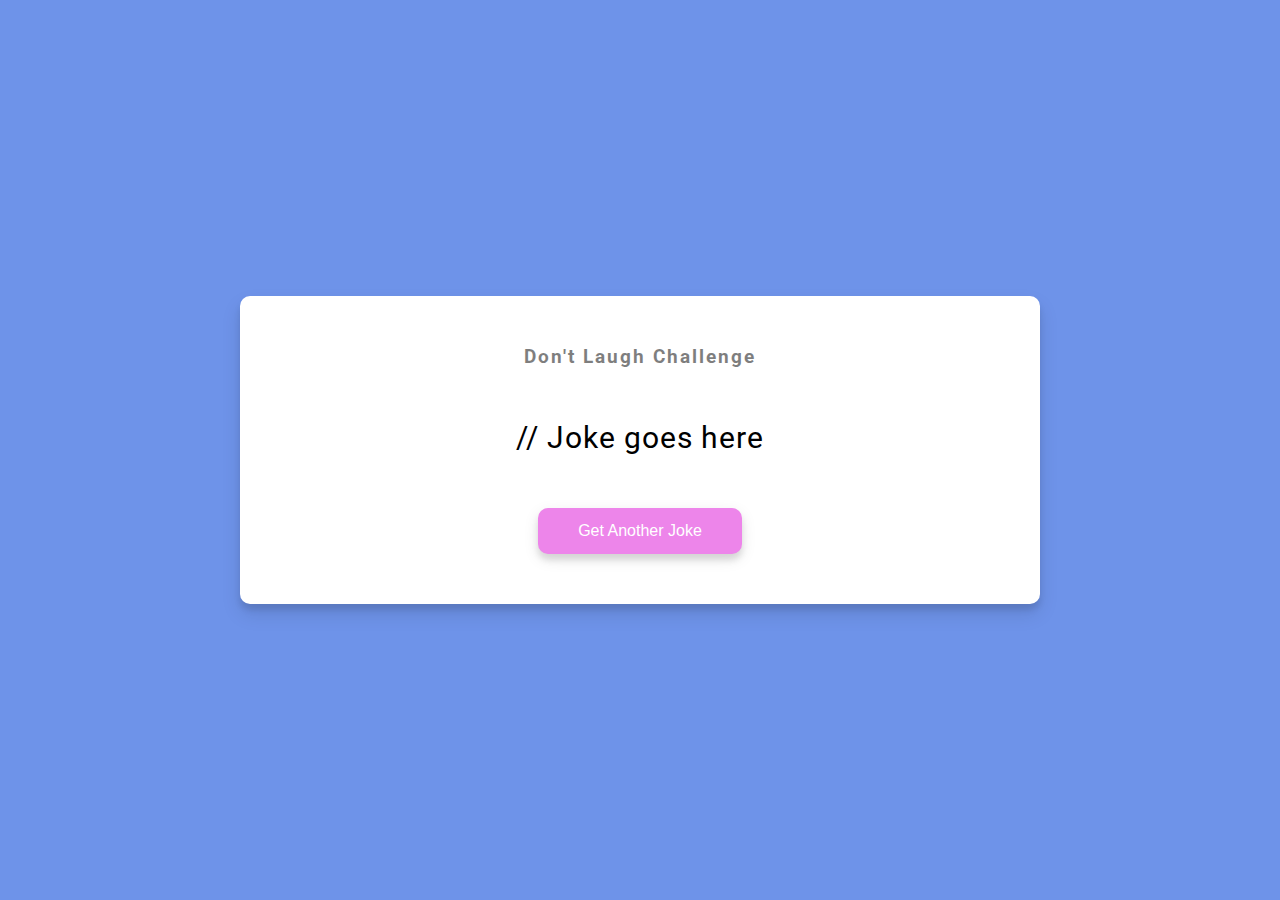
<file: dad-jokes/index.html>
<!DOCTYPE html>
<html lang="en">
<head>
  <meta charset="UTF-8">
  <meta http-equiv="X-UA-Compatible" content="IE=edge">
  <meta name="viewport" content="width=device-width, initial-scale=1.0">
  <link rel="stylesheet" href="style.css" />
  <title>Dad-Jokes</title>
</head>
<body>
  <div class="container">
    <h3>Don't Laugh Challenge</h3>
    <div id="joke" class="joke">// Joke goes here</div>
    <button id="jokeBtn" class="btn">Get Another Joke</button>
  </div>
  <script src="script.js"></script>
</body>
</html>
</file>
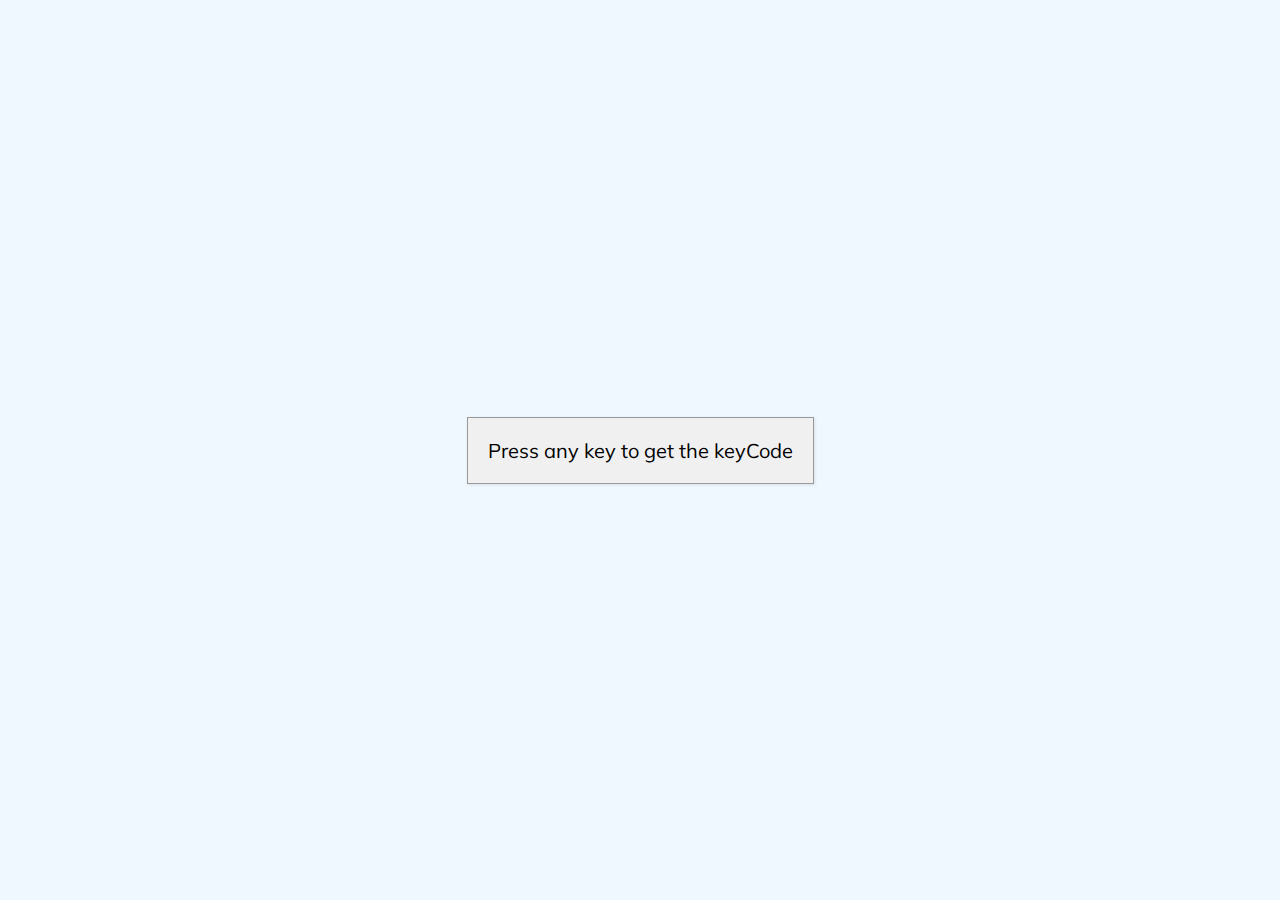
<file: event-keycodes/index.html>
<!DOCTYPE html>
<html lang="en">
<head>
  <meta charset="UTF-8">
  <meta http-equiv="X-UA-Compatible" content="IE=edge">
  <meta name="viewport" content="width=device-width, initial-scale=1.0">
  <link rel="stylesheet" href="style.css" />
  <title>Event-KeyCodes</title>
</head>
<body>
  <div id="insert">
    <div class="key">Press any key to get the keyCode</div>
  </div>
  <script src="script.js"></script>
</body>
</html>
</file>
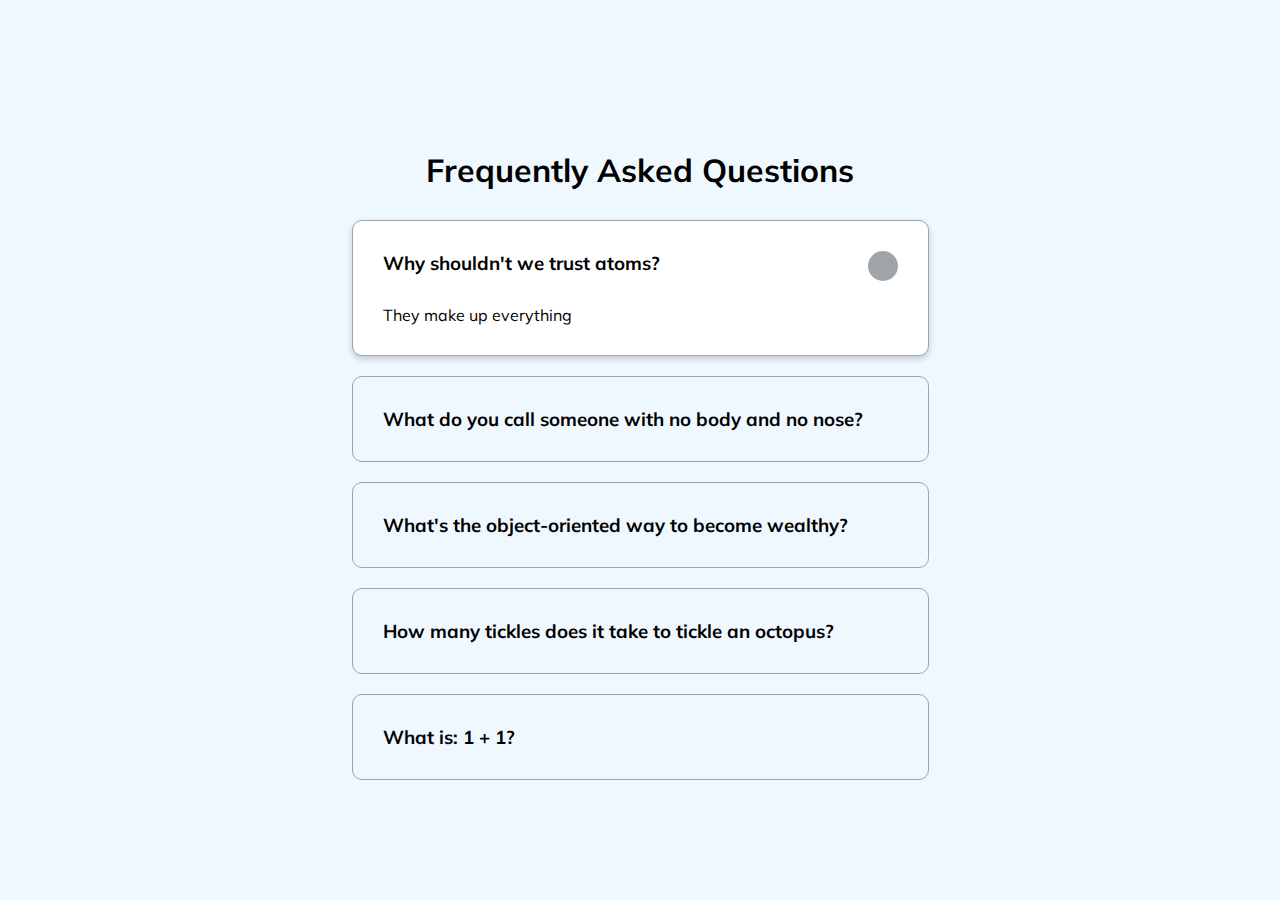
<file: faq-collapse/index.html>
<!DOCTYPE html>
<html lang="en">
<head>
  <meta charset="UTF-8">
  <meta http-equiv="X-UA-Compatible" content="IE=edge">
  <meta name="viewport" content="width=device-width, initial-scale=1.0">
  <link rel="stylesheet" href="https://cdnjs.cloudflare.com/ajax/libs/font-awesome/5.14.0/css/all.min.css" integrity="sha512-1PKOgIY59xJ8Co8+NE6FZ+LOAZKjy+KY8iq0G4B3CyeY6wYHN3yt9PW0XpSriVlkMXe40PTKnXrLnZ9+fkDaog==" crossorigin="anonymous" />
  <link rel="stylesheet" href="style.css" />
  <title>Faq-Collapse</title>
</head>
<body>
  <div class="container">
    <h1>Frequently Asked Questions</h1>
    <div class="faq-container">
      <div class="faq active">

        <h3 class="faq-title">
          Why shouldn't we trust atoms?
        </h3>
        <p class="faq-text">
          They make up everything
        </p>
        <button class="faq-toggle">
          <i class="fas fa-chevron-down"></i>
          <i class="fas fa-times"></i>
        </button>
      </div>

      <div class="faq">
        <h3 class="faq-title">
          What do you call someone with no body and no nose?
        </h3>
        <p class="faq-text">
          Nobody knows.
        </p>
        <button class="faq-toggle">
          <i class="fas fa-chevron-down"></i>
          <i class="fas fa-times"></i>
        </button>
      </div>
      
      <div class="faq">
        <h3 class="faq-title">
          What's the object-oriented way to become wealthy?
        </h3>
        <p class="faq-text">
          Inheritance.
        </p>
        <button class="faq-toggle">
          <i class="fas fa-chevron-down"></i>
          <i class="fas fa-times"></i>
        </button>
      </div>
      
      <div class="faq">
        <h3 class="faq-title">
          How many tickles does it take to tickle an octopus?
        </h3>
        <p class="faq-text">
          Ten-tickles!
        </p>
        <button class="faq-toggle">
          <i class="fas fa-chevron-down"></i>
          <i class="fas fa-times"></i>
        </button>
      </div>
      
      <div class="faq">
        <h3 class="faq-title">
          What is: 1 + 1?
        </h3>
        <p class="faq-text">
          Depends on who are you asking.
        </p>
        <button class="faq-toggle">
          <i class="fas fa-chevron-down"></i>
          <i class="fas fa-times"></i>
        </button>
      </div>
      
    </div>
  </div>
  <script src="script.js"></script>
</body>
</html>
</file>
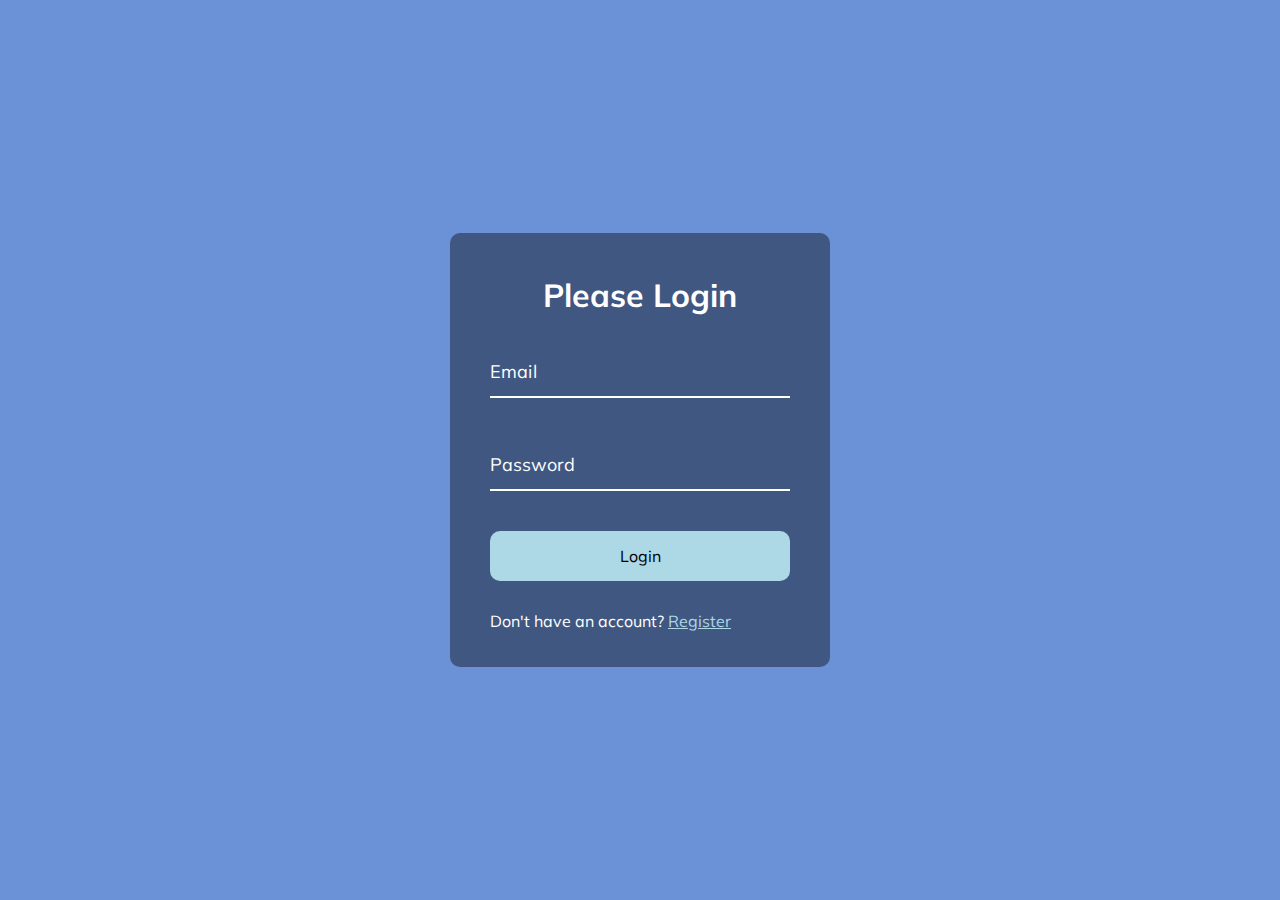
<file: form-wave/index.html>
<!DOCTYPE html>
<html lang="en">
<head>
  <meta charset="UTF-8">
  <meta http-equiv="X-UA-Compatible" content="IE=edge">
  <meta name="viewport" content="width=device-width, initial-scale=1.0">
  <link rel="stylesheet" href="style.css" />
  <title>form-wave</title>
</head>
<body>
  <div class="container">
    <h1>Please Login</h1>
    <form>
      <div class="form-control">
        <input type="text" required>
        <label>Email</label> 
      </div>
      <div class="form-control">
        <input type="password" required>
        <label>Password</label>
      </div>

      <button class="btn">Login</button>
      <p class="text">Don't have an account? <a href="#">Register</a></p>
    
    </form>
  </div>
  <script src="script.js"></script>
</body>
</html>
</file>
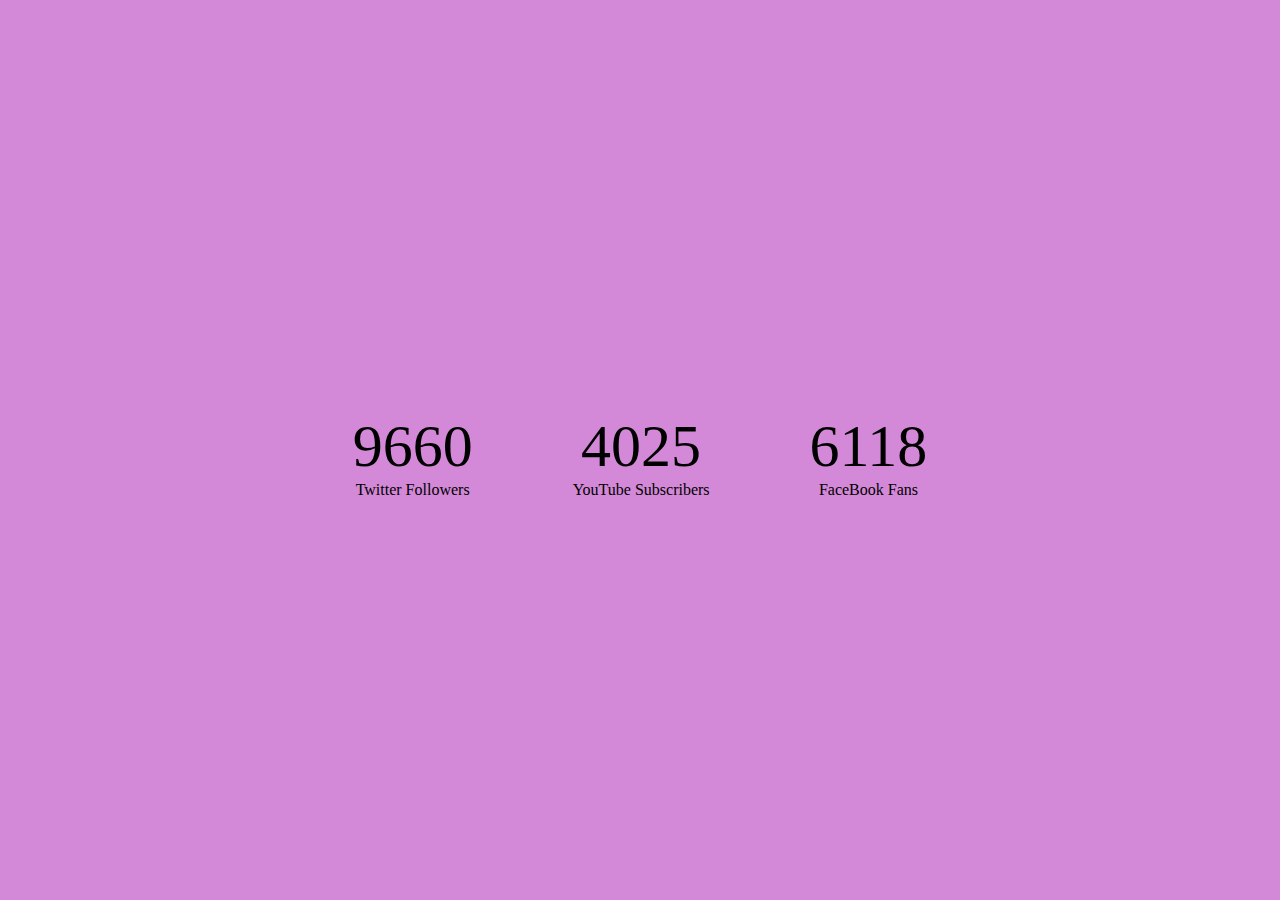
<file: incrementing-counter/index.html>
<!DOCTYPE html>
<html lang="en">
<head>
  <meta charset="UTF-8">
  <meta http-equiv="X-UA-Compatible" content="IE=edge">
  <meta name="viewport" content="width=device-width, initial-scale=1.0">
  <link rel="stylesheet" href="https://cdnjs.cloudflare.com/ajax/libs/font-awesome/5.14.0/css/all.min.css" integrity="sha512-1PKOgIY59xJ8Co8+NE6FZ+LOAZKjy+KY8iq0G4B3CyeY6wYHN3yt9PW0XpSriVlkMXe40PTKnXrLnZ9+fkDaog==" crossorigin="anonymous" />
  <link rel="stylesheet" href="style.css" />
  <title>Incrementing-counter</title>
</head>
<body>
    <div class="each">
      <i class="fab fa-twitter fa-3x"></i>
      <div class="counter" data-target="12000"></div>
      <span>Twitter Followers</span>
    </div>

    <div class="each">
      <i class="fab fa-youtube fa-3x"></i>
      <div class="counter" data-target="5000"></div>
      <span>YouTube Subscribers</span>
    </div>

    <div class="each">
      <i class="fab fa-facebook fa-3x"></i>
      <div class="counter" data-target="7500"></div>
      <span>FaceBook Fans</span>
    </div>
  <script src="script.js"></script>
</body>
</html>
</file>
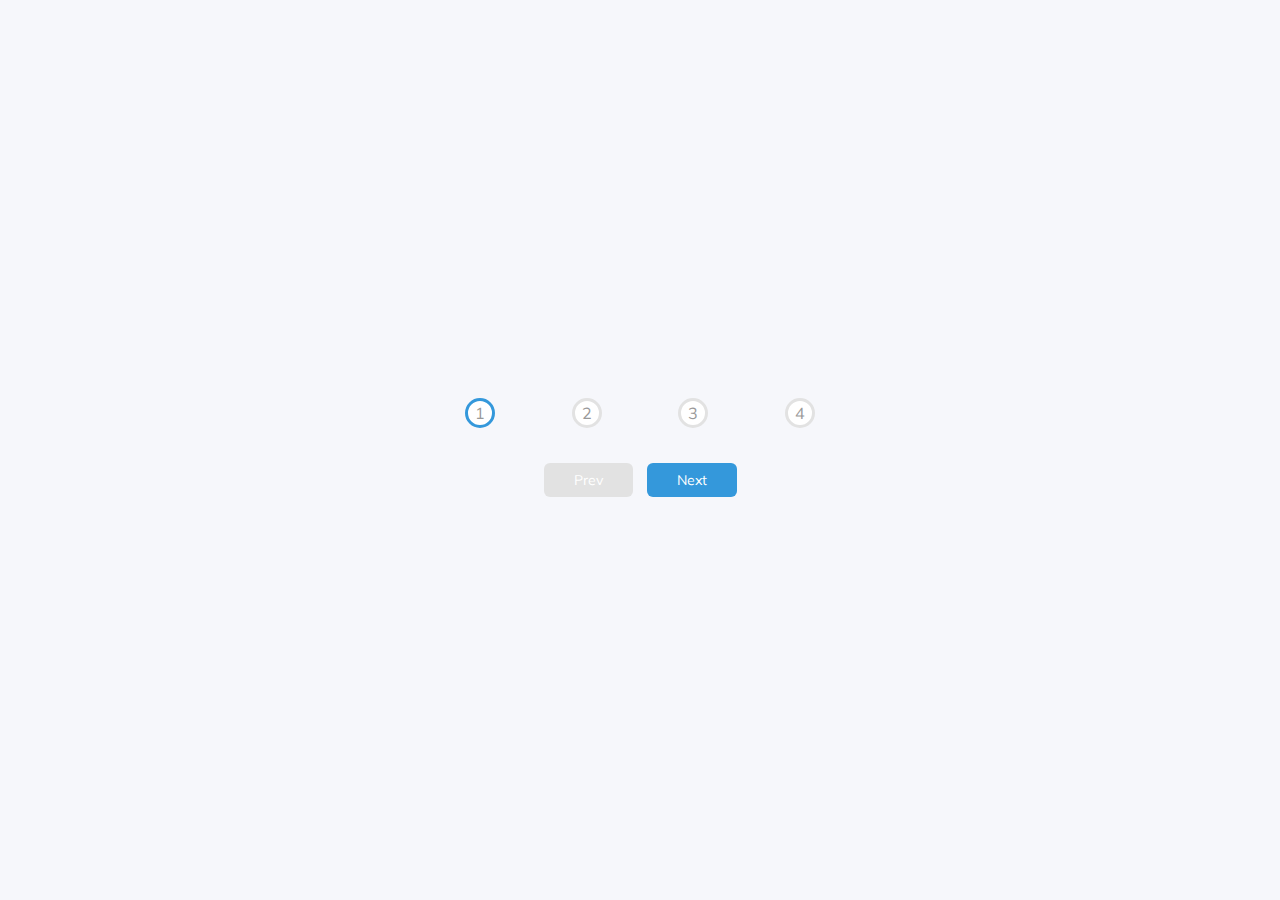
<file: progress-steps/index.html>
<!DOCTYPE html>
<html lang="en">
<head>
  <meta charset="UTF-8">
  <meta http-equiv="X-UA-Compatible" content="IE=edge">
  <meta name="viewport" content="width=device-width, initial-scale=1.0">
  <link rel="stylesheet" href="style.css" />
  <title>progress-steps</title>
</head>
<body>
  <div class="container">
    <div class="process-container">
      <!-- Process Lines -->
      <div class="progress" id="progress"></div>

      <!-- Steps -->
      <div class="circle active">1</div>
      <div class="circle">2</div>
      <div class="circle">3</div>
      <div class="circle">4</div>
    </div>
    <!-- prev and next button -->
    <button class="btn" id="prev" disabled>Prev</button>
    <button class="btn" id="next">Next</button>
  </div>
  <script src="script.js"></script>

</body>
</html>
</file>
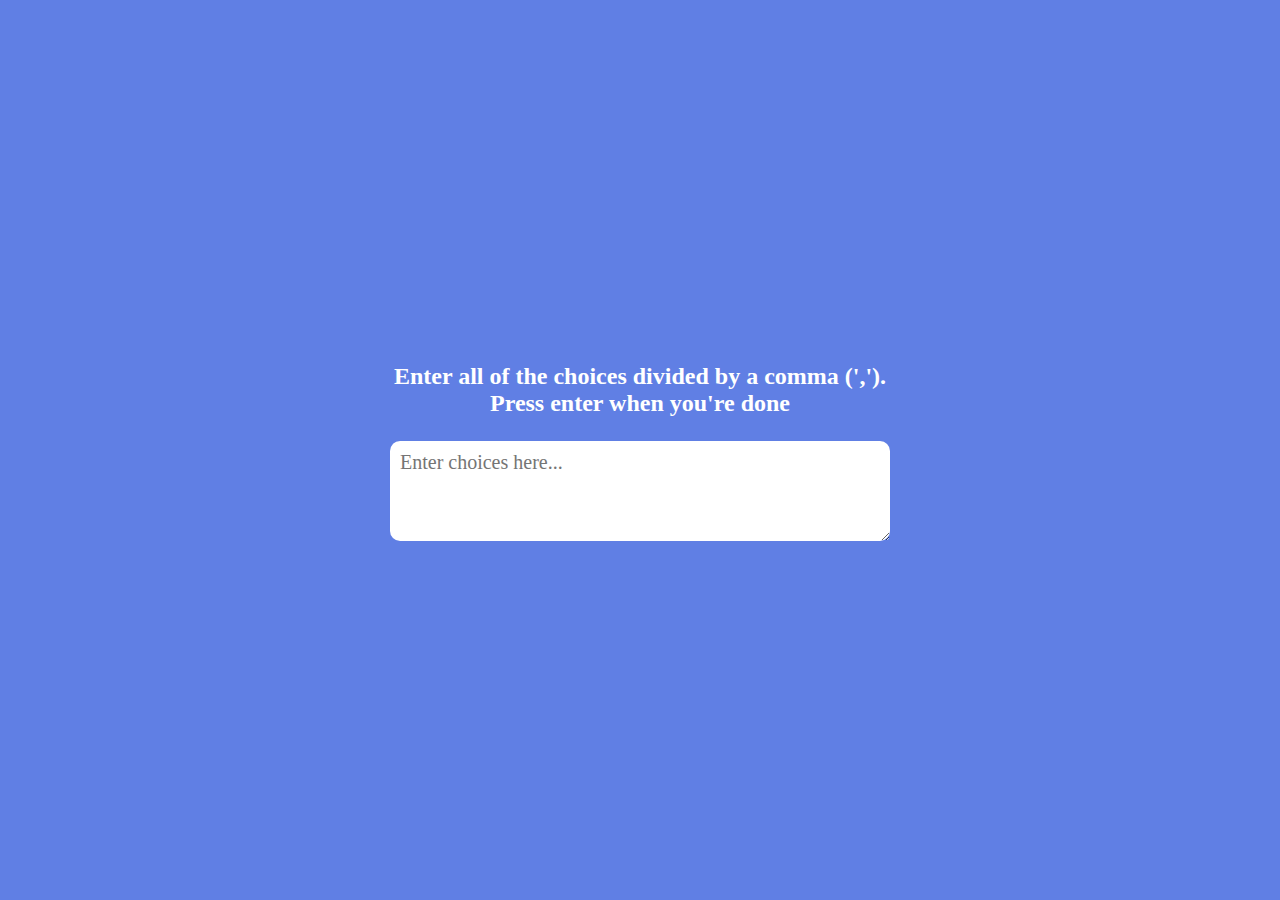
<file: random-choice-picker/index.html>
<!DOCTYPE html>
<html lang="en">
<head>
  <meta charset="UTF-8">
  <meta http-equiv="X-UA-Compatible" content="IE=edge">
  <meta name="viewport" content="width=device-width, initial-scale=1.0">
  <link rel="stylesheet" href="style.css" />
  <title>Random-Choice-Picker</title>
</head>
<body>
  <div class="container">
    <h3>Enter all of the choices divided by a comma (',').<br />
        Press enter when you're done
    </h3>
    <textarea placeholder="Enter choices here..." id="textarea"></textarea>
    <div id="tags"></div>
  </div>
  <script src="script.js"></script>
</body>
</html>
</file>
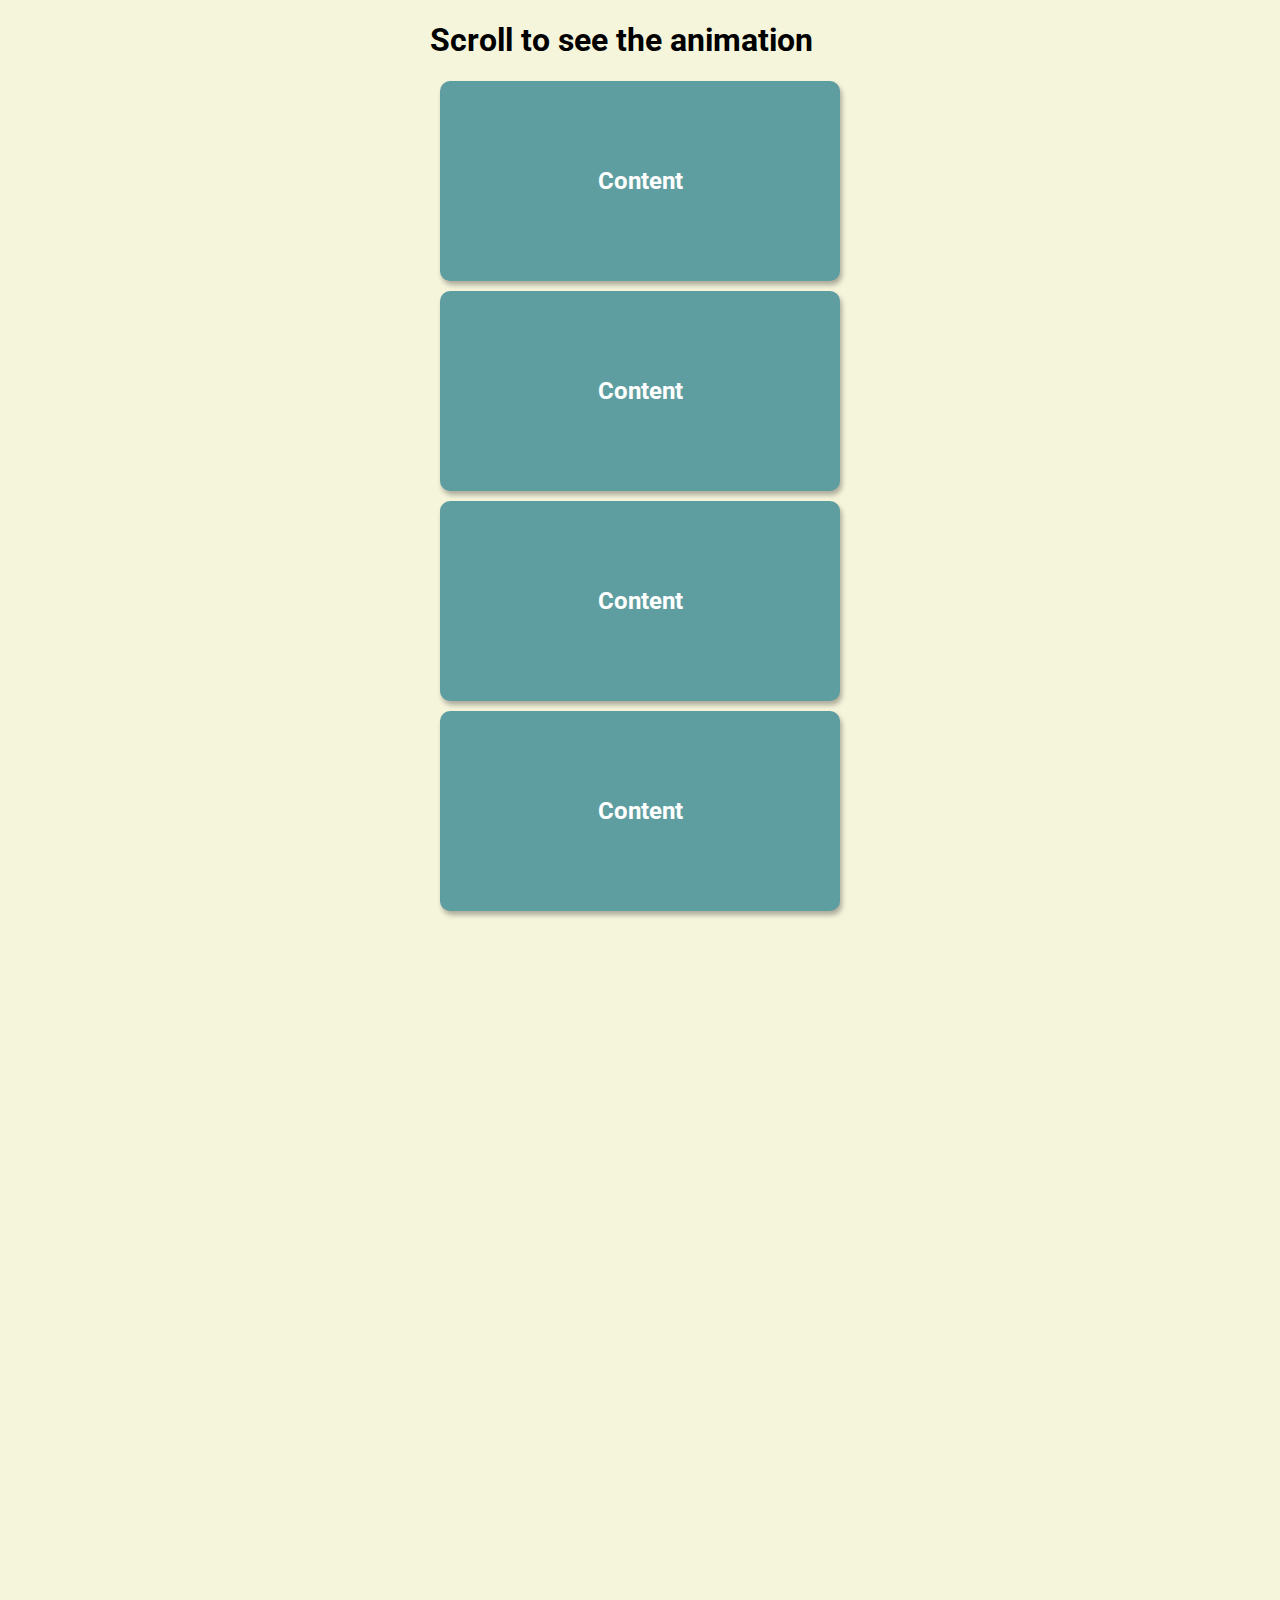
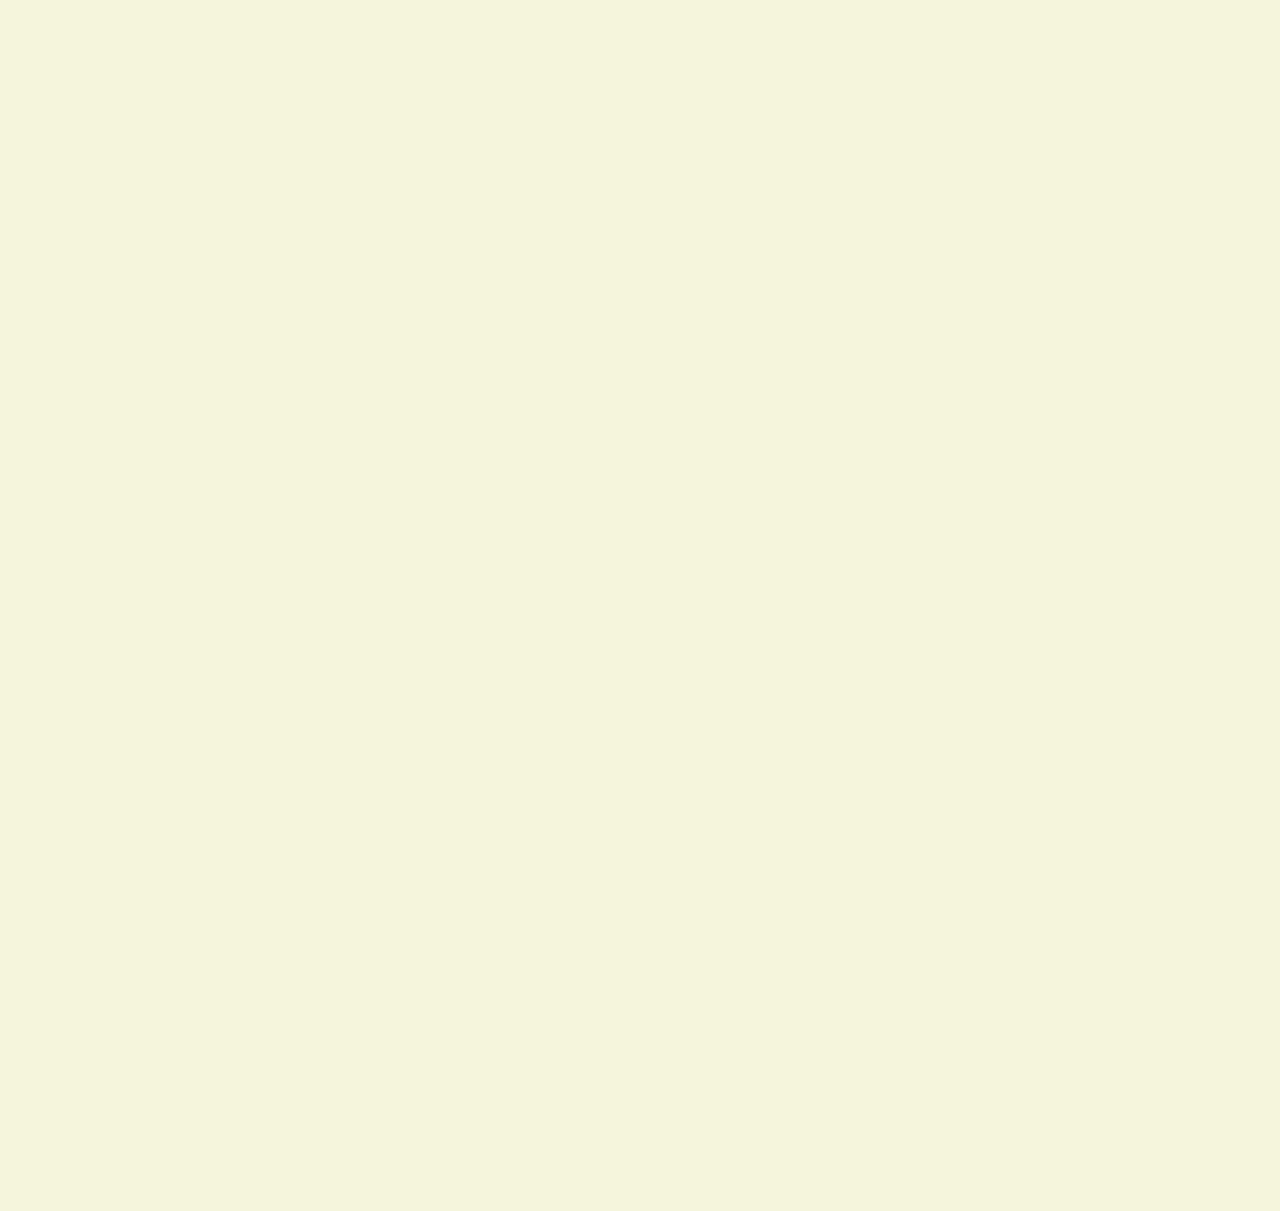
<file: scroll-animation/index.html>
<!DOCTYPE html>
<html lang="en">
<head>
  <meta charset="UTF-8">
  <meta http-equiv="X-UA-Compatible" content="IE=edge">
  <meta name="viewport" content="width=device-width, initial-scale=1.0">
  <link rel="stylesheet" href="style.css" />
  <title>Scroll-animation</title>
</head>
<body>
  <div class="container">
    <h1>Scroll to see the animation</h3>
    <div class="box"><h2>Content</h2></div>
    <div class="box"><h2>Content</h2></div>
    <div class="box"><h2>Content</h2></div>
    <div class="box"><h2>Content</h2></div>
    <div class="box"><h2>Content</h2></div>
    <div class="box"><h2>Content</h2></div>
    <div class="box"><h2>Content</h2></div>
    <div class="box"><h2>Content</h2></div>
    <div class="box"><h2>Content</h2></div>
    <div class="box"><h2>Content</h2></div>
    <div class="box"><h2>Content</h2></div>
    <div class="box"><h2>Content</h2></div>
    <div class="box"><h2>Content</h2></div>
  </div>
  <script src="script.js"></script>
</body>
</html>
</file>
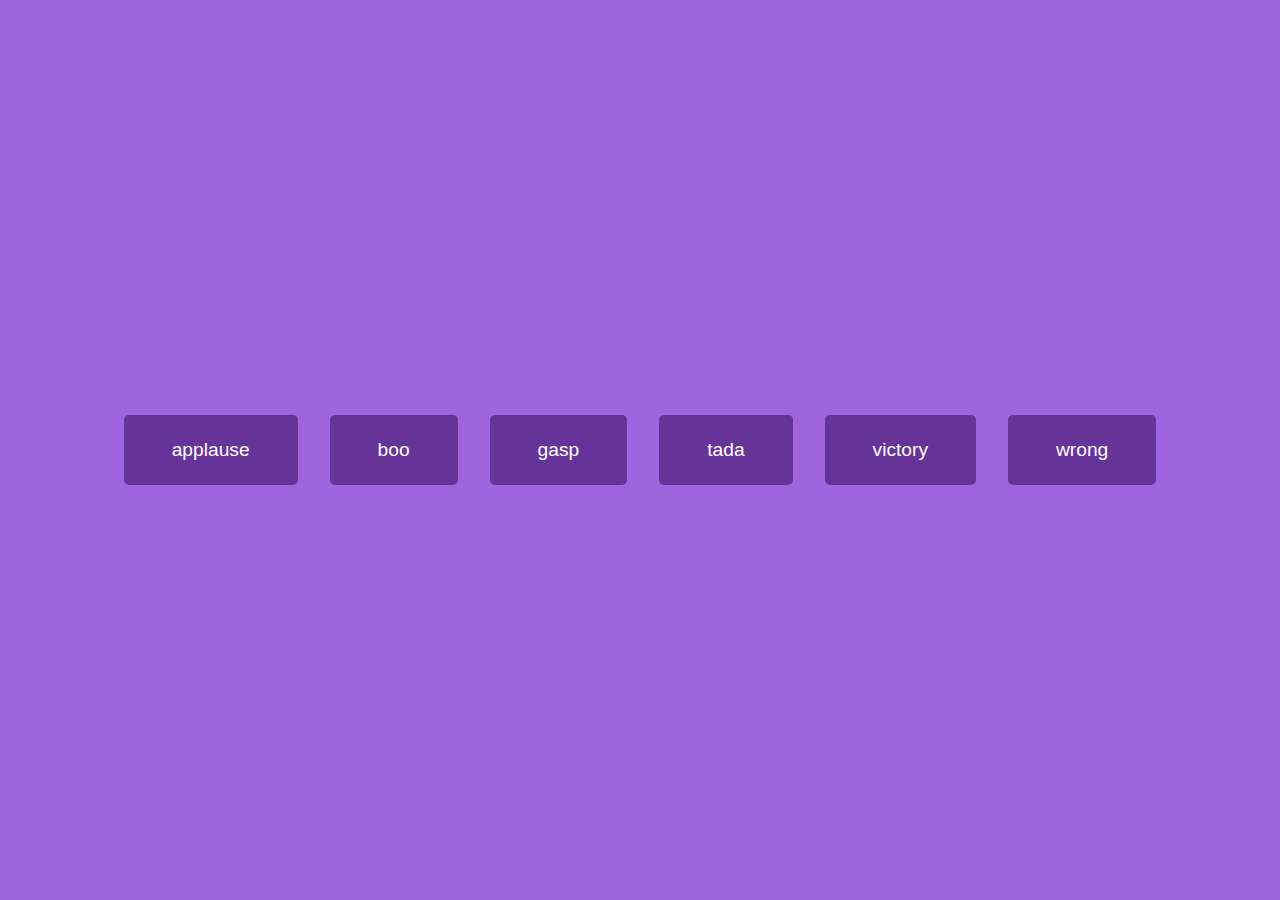
<file: sound-board/index.html>
<!DOCTYPE html>
<html lang="en">
<head>
  <meta charset="UTF-8">
  <meta http-equiv="X-UA-Compatible" content="IE=edge">
  <meta name="viewport" content="width=device-width, initial-scale=1.0">
  <link rel="stylesheet" href="style.css" />
  <title>Sound-Board</title>
</head>
<body>
  <div class="container">
    <audio id="applause" src="sounds/applause.mp3"></audio>
    <audio id="boo" src="sounds/boo.mp3"></audio>
    <audio id="gasp" src="sounds/gasp.mp3"></audio>
    <audio id="tada" src="sounds/tada.mp3"></audio>
    <audio id="victory" src="sounds/victory.mp3"></audio>
    <audio id="wrong" src="sounds/wrong.mp3"></audio>
    <div id="buttons"></div>
  </div>
  <script src="script.js"></script>
</body>
</html>
</file>
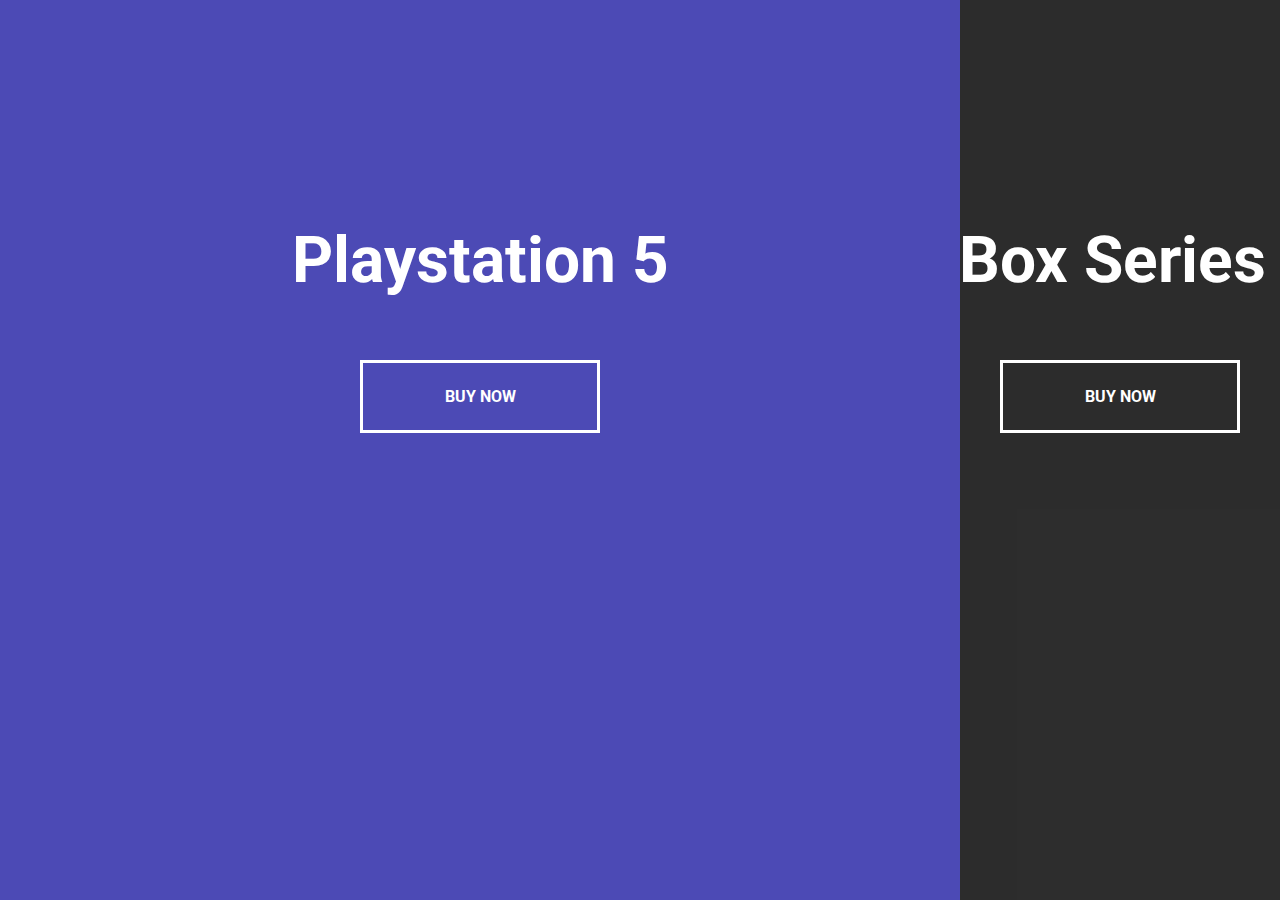
<file: split-landing-page/index.html>
<!DOCTYPE html>
<html lang="en">
<head>
  <meta charset="UTF-8">
  <meta http-equiv="X-UA-Compatible" content="IE=edge">
  <meta name="viewport" content="width=device-width, initial-scale=1.0">
  <link rel="stylesheet" href="style.css" />
  <title>Split-Landing-Page</title>
</head>
<body>
  <div class="container">
    <div class="split left">
      <h1>Playstation 5</h1>
      <a href="#" class="btn">Buy Now</a>
    </div>
    <div class="split right">
      <h1>XBox Series X</h1>
      <a href="#" class="btn">Buy Now</a>
    </div>

  <script src="script.js"></script>
</body>
</html>
</file>
<file: dad-jokes/style.css>
@import url('https://fonts.googleapis.com/css2?family=Roboto:wght@400;700&display=swap');

* {
  box-sizing: border-box;
}

body {
  background-color: #6e93e9;
  font-family: 'Roboto', sans-serif;
  display: flex;
  flex-direction: column;
  align-items: center;
  justify-content: center;
  text-align: center;
  height: 100vh;
  overflow: hidden;
  margin: 0;
}

.container {
  background-color: #fff;
  border-radius: 10px;
  box-shadow: 0 10px 20px rgba(0, 0, 0, 0.1), 0 6px 6px rgba(0, 0, 0, 0.1);
  padding: 50px 20px;
  text-align: center;
  max-width: 100%;
  width: 800px;
}

.container h3 {
  margin: 0;
  opacity: 0.5;
  letter-spacing: 2px;
}

.container .joke {
  font-size: 30px;
  letter-spacing: 1px;
  line-height: 40px;
  margin: 50px auto;
}

.container .btn {
  background-color: #ed85ea;
  border-radius: 10px;
  box-shadow: 0 5px 15px rgba(0, 0, 0, 0.1), 0 6px 6px rgba(0, 0, 0, 0.1);
  color: #fff;
  border: 0;
  padding: 14px 40px;
  font-size: 16px;
  cursor: pointer;
}

.btn:active {
  transform: scale(0.98);
}

.btn:focus {
  outline: 0;
}
</file>
<file: event-keycodes/style.css>
@import url('https://fonts.googleapis.com/css?family=Muli&display=swap');

* {
  box-sizing: border-box;
}

body {
  background-color: aliceblue;
  font-family: 'Muli', sans-serif;
  display: flex;
  align-items: center;
  justify-content: center;
  text-align: center;
  height: 100vh;
  overflow: hidden;
  margin: 0;
}

.key {
  border: 1px solid #999999;
  background-color: #f0f0f0;
  box-shadow: 1px 1px 3px rgba(0, 0, 0, 0.1);
  display: inline-flex;
  font-size: 20px;
  padding: 20px;
  flex-direction: column;
  margin: 10px;
  min-width: 150px;
  position: relative;
}

.key small {
  position: absolute;
  top: -24px;
  left: 0;
  text-align: center;
  width: 100%;
  font-size: 14px;
}
</file>
<file: faq-collapse/style.css>
@import url('https://fonts.googleapis.com/css?family=Muli&display=swap');

* {
  box-sizing: border-box;
}

body {
  font-family: 'Muli', sans-serif;
  background-color: aliceblue;
  display: flex;
  align-items: center;
  justify-content: center;
  text-align: center;
  height: 100vh;
  overflow: hidden;
  margin: 0;
}

h1 {
  margin: 50px 0 30px;
}

.faq-container {
  max-width: 600px;
  margin: 0 auto;
}

.faq {
  background-color: transparent;
  border: 1px solid #9fa4a8;
  border-radius: 10px;
  margin: 20px 0;
  padding: 30px;
  position: relative;
  overflow: hidden;
  text-align: left;
  transition: 0.3s ease;
}

.faq.active {
  background-color: #fff;
  box-shadow: 0 3px 6px rgba(0, 0, 0, 0.1), 0 3px 6px rgba(0, 0, 0, 0.1);
}

.faq.active::before,
.faq.active::after {
  content: '\f075';
  font-family: 'Font Awesome 5 Free';
  color: #2ecc71;
  font-size: 7rem;
  position: absolute;
  opacity: 0.2;
  top: 20px;
  left: 20px;
  z-index: 0;
}

.faq.active::before {
  color: #3498db;
  top: -10px;
  left: -30px;
  transform: rotateY(180deg);
}

.faq-title {
  margin: 0 35px 0 0;
}

.faq-text {
  display: none;
  margin: 30px 0 0;
}

.faq.active .faq-text {
  display: block;
}

.faq-toggle {
  background-color: transparent;
  border: 0;
  border-radius: 50%;
  cursor: pointer;
  display: flex;
  align-items: center;
  justify-content: center;
  font-size: 16px;
  padding: 0;
  position: absolute;
  top: 30px;
  right: 30px;
  height: 30px;
  width: 30px;
}

.faq-toggle:focus {
  outline: 0;
}

.faq-toggle .fa-times {
  display: none;
}

.faq.active .faq-toggle .fa-times {
  color: #fff;
  display: block;
}

.faq.active .faq-toggle .fa-chevron-down {
  display: none;
}

.faq.active .faq-toggle {
  background-color: #9fa4a8;
}
</file>
<file: form-wave/style.css>
@import url('https://fonts.googleapis.com/css?family=Muli&display=swap');

* {
  box-sizing: border-box;
}

body {
  background-color: rgb(107, 145, 215);
  color: #fff;
  font-family: 'Muli', sans-serif;
  display: flex;
  align-items: center;
  justify-content: center;
  flex-direction: column;
  height: 100vh;
  margin: 0;
  overflow: hidden;
}

.container {
  background-color: rgba(0, 0, 0, 0.4);
  padding: 20px 40px;
  border-radius: 10px;
}

.container h1 {
  text-align: center;
  margin-bottom: 30px;
}

.container a {
  color: lightblue;
}

.form-control {
  position: relative;
  margin: 20px 0 40px;
  width: 300px;
}

.form-control input {
  background-color: transparent;
  border: 0;
  border-bottom: 2px #fff solid;
  display: block;
  width: 100%;
  padding: 15px 0;
  font-size: 18px;
  color: #fff;
}

.form-control input:focus,
.form-control input:valid {
  outline: 0;
  border-bottom-color: lightblue;
}

.form-control label {
  position: absolute;
  top: 15px;
  left: 0;
  pointer-events: none;
}

.form-control label span {
  display: inline-block;
  font-size: 18px;
  min-width: 5px;
  transition: 0.3s cubic-bezier(0.68, -0.55, 0.265, 1.55);
}

.form-control input:focus + label span,
.form-control input:valid + label span {
  color: lightblue;
  transform: translateY(-30px);
}

.btn {
  cursor: pointer;
  display: inline-block;
  width: 100%;
  background-color: lightblue;
  padding: 15px;
  font-family: inherit;
  font-size: 16px;
  border: 0;
  border-radius: 10px;
}

.btn:active {
  transform: scale(0.98);
}

.text {
  margin-top: 30px;
}
</file>
<file: incrementing-counter/style.css>
@import url('https://fonts.googleapis.com/css?family=Roboto+Mono&display=swap');

* {
  box-sizing: border-box;
}

body {
  background-color: #d389d7;
  font-family: 'Muli' sans-serif;
  align-items: center;
  justify-content: center;
  height: 100vh;
  display: flex;
  overflow: hidden;
  margin: 0;
}

.each {
  display: flex;
  flex-direction: column;
  justify-content: center;
  text-align: center;
  margin: 30px 50px;
}

.counter {
  font-size: 60px;
  margin-top: 10px;
}

@media (max-width: 500px) {
  body {
    flex-direction: column;
  }
}
</file>
<file: progress-steps/style.css>
@import url('https://fonts.googleapis.com/css?family=Muli&display=swap');

:root {
  --line-border-fill: #3498db;
  --line-border-empty: #e2e2e2;;
}

* {
  box-sizing: border-box;
}

body {
  background-color: #f6f7fb;
  font-family: 'Muli', sans-serif;
  display: flex;
  align-items: center;
  justify-content: center;
  height: 100vh;
  overflow: hidden;
  margin: 0;
}

.container {
  text-align: center;
}

.process-container {
  display: flex;
  justify-content: space-between;
  position: relative;
  margin-bottom: 30px;
  max-width: 100%;
  width: 350px;
}

.progress-container::before {
  content: '';
  background-color: var(--line-border-empty);
  position: absolute;
  top: 50%;
  left: 0;
  transform: translateY(-50%);
  height: 4px;
  width: 100%;
  z-index: -1;
}

.progress {
  background-color: var(--line-border-fill);
  position: absolute;
  top: 50%;
  left: 0;
  transform: translateY(-50%);
  height: 4px;
  width: 0%;
  z-index: -1;
  transition: 0.4s ease;
}

.circle {
  background-color: #fff;;
  color: #999;
  border-radius: 50%;
  height: 30px;
  width: 30px;
  display: flex;
  align-items: center;
  justify-content: center;
  border: 3px solid var(--line-border-empty);
  transition: 0.4s ease;
}

.circle.active {
  border-color: var(--line-border-fill);
}

.btn {
  background-color: var(--line-border-fill);
  color: #fff;
  border: 0;
  border-radius: 6px;
  cursor: pointer;
  font-family: inherit;
  padding: 8px 30px;
  margin: 5px;
  font-size: 14px;
}

.btn:active {
  transform: scale(0.98);
}

.btn:focus {
  outline: 0;
}

.btn:disabled {
  background-color: var(--line-border-empty);
  cursor: not-allowed;
}
</file>
<file: random-choice-picker/style.css>
@import url('https://fonts.googleapis.com/css?family=Muli&display=swap');

* {
  box-sizing: border-box;
}

body {
  font-family: 'Muli' sans-serif;
  background-color: #607fe4;
  display: flex;
  flex-direction: column;
  align-items: center;
  justify-content: center;
  text-align: center;
  height: 100vh;
  overflow: hidden;
  margin: 0;
}

h3 {
  color: #fff;
  font-size: 24px;
}

.container {
  width: 500px;
}

textarea {
  border: none;
  width: 100%;
  display: block;
  border-radius: 10px;
  height: 100px;
  font-family: inherit;
  font-size: 20px;
  padding: 10px;
  margin: 0 0 20px;
}

textarea:focus {
  outline: none;
}

.tag {
  background-color: #ec8686;
  color: #fff;
  border-radius: 10px;
  padding: 10px 20px;
  margin: 0 5px 10px 0;
  font-size: 14px;
  display: inline-block;
}

.tag.highlight {
  background-color: #273c75;
}
</file>
<file: scroll-animation/style.css>
@import url('https://fonts.googleapis.com/css2?family=Roboto:wght@400;700&display=swap');

* {
  box-sizing: border-box;
}

body {
  background-color: beige;
  font-family: 'Roboto', sans-serif;
  display: flex;
  flex-direction: column;
  align-items: center;
  justify-content: center;
  margin: 0;
  overflow-x: hidden;
}

.box {
  background-color: cadetblue;
  color: #fff;
  display: flex;
  align-items: center;
  justify-content: center;
  margin: 10px;
  border-radius: 10px;
  width: 400px;
  height: 200px;
  box-shadow: 2px 4px 5px rgba(0, 0, 0, 0.3);
  transform: translateX(400%);
  transition: transform 0.4s ease;
}

.box:nth-of-type(even) {
  transform: translateX(-400%);
}

.box.show {
  transform: translateX(0);
}
</file>
<file: sound-board/style.css>
@import url('https://fonts.googleapis.com/css2?family=Poppins:wght@200;400&display=swap');

* {
  box-sizing: border-box;
}

body {
  background-color: rgb(161, 100, 223);
  font-family: 'Popins', sans-serif;
  display: flex;
  flex-wrap: wrap;
  align-items: center;
  justify-content: center;
  text-align: center;
  height: 100vh;
  overflow: hidden;
  margin: 0;
}

.btn {
  background-color: rebeccapurple;
  border-radius: 5px;
  border: none;
  color: #fff;
  margin: 1rem;
  padding: 1.5rem 3rem;
  font-size: 1.2rem;
  font-family: inherit;
  cursor: pointer;
}

.btn:hover {
  opacity: 0.9;
}

.btn:focus {
  outline: none;
}
</file>
<file: split-landing-page/style.css>
@import url('https://fonts.googleapis.com/css2?family=Roboto:wght@400;700&display=swap');

:root {
  --left-bg-color: rgba(87, 84, 236, 0.7);
  --right-bg-color: rgba(43, 43, 43, 0.8);
  --left-btn-hover-color: rgba(87, 84, 236, 1);
  --right-btn-hover-color: rgba(28, 122, 28, 1);
  --hover-width: 75%;
  --other-width: 25%;
  --speed: 1000ms;
}

* {
  box-sizing: border-box;
}

body {
  font-family: 'Roboto', sans-serif;
  height: 100vh;
  overflow: hidden;
  margin: 0;
}

h1 {
  font-size: 4rem;
  color: #fff;
  position: absolute;
  left: 50%;
  top: 20%;
  transform: translateX(-50%);
  white-space: nowrap;
}

.btn {
  position: absolute;
  display: flex;
  align-items: center;
  justify-content: center;
  left: 50%;
  top: 40%;
  transform: translateX(-50%);
  text-decoration: none;
  color: #fff;
  border: #fff solid 0.2rem;
  font-size: 1rem;
  font-weight: bold;
  text-transform: uppercase;
  width: 15rem;
  padding: 1.5rem;
}

.split.left .btn:hover {
  background-color: var(--left-btn-hover-color);
  border-color: var(--left-btn-hover-color);
}

.split.right .btn:hover {
  background-color: var(--right-btn-hover-color);
  border-color: var(--right-btn-hover-color);
}

.container {
  position: relative;
  width: 100%;
  height: 100%;
  background: #333;
}

.split {
  position: absolute;
  width: 50%;
  height: 100%;
  overflow: hidden;
}

.split.left {
  left: 0;
  background: url('https://media.currys.biz/i/currysprod/10203370?$l-large$&fmt=auto');
  background-repeat: no-repeat;
  background-size: cover;
}

.split.left::before {
  content: '';
  position: absolute;
  width: 100%;
  height: 100%;
  background-color: var(--left-bg-color);
}

.split.right {
  right: 0;
  background: url('https://i.pcmag.com/imagery/articles/072P10DdUKKYYMKUWbFPDPN-1..v1599833507.jpg');
  background-repeat: no-repeat;
  background-size: cover;
}

.split.right::before {
  content: '';
  position: absolute;
  width: 100%;
  height: 100%;
  background-color: var(--right-bg-color);
}

.split.right,
.split.left,
.split.right::before,
.split.left::before {
  transition: all var(--speed) ease-in-out;
}

.expand-left .left {
  width: var(--hover-width);
}

.expand-left .right {
  width: var(--other-width);
}

.expand-right .right {
  width: var(--hover-width);
}

.expand-right .left {
  width: var(--other-width);
}

@media (max-width: 800px) {
  h1 {
    font-size: 2rem;
    top: 30%;
  }

  .btn {
    padding: 1.2rem;
    width: 12rem;
  }
}
</file>
